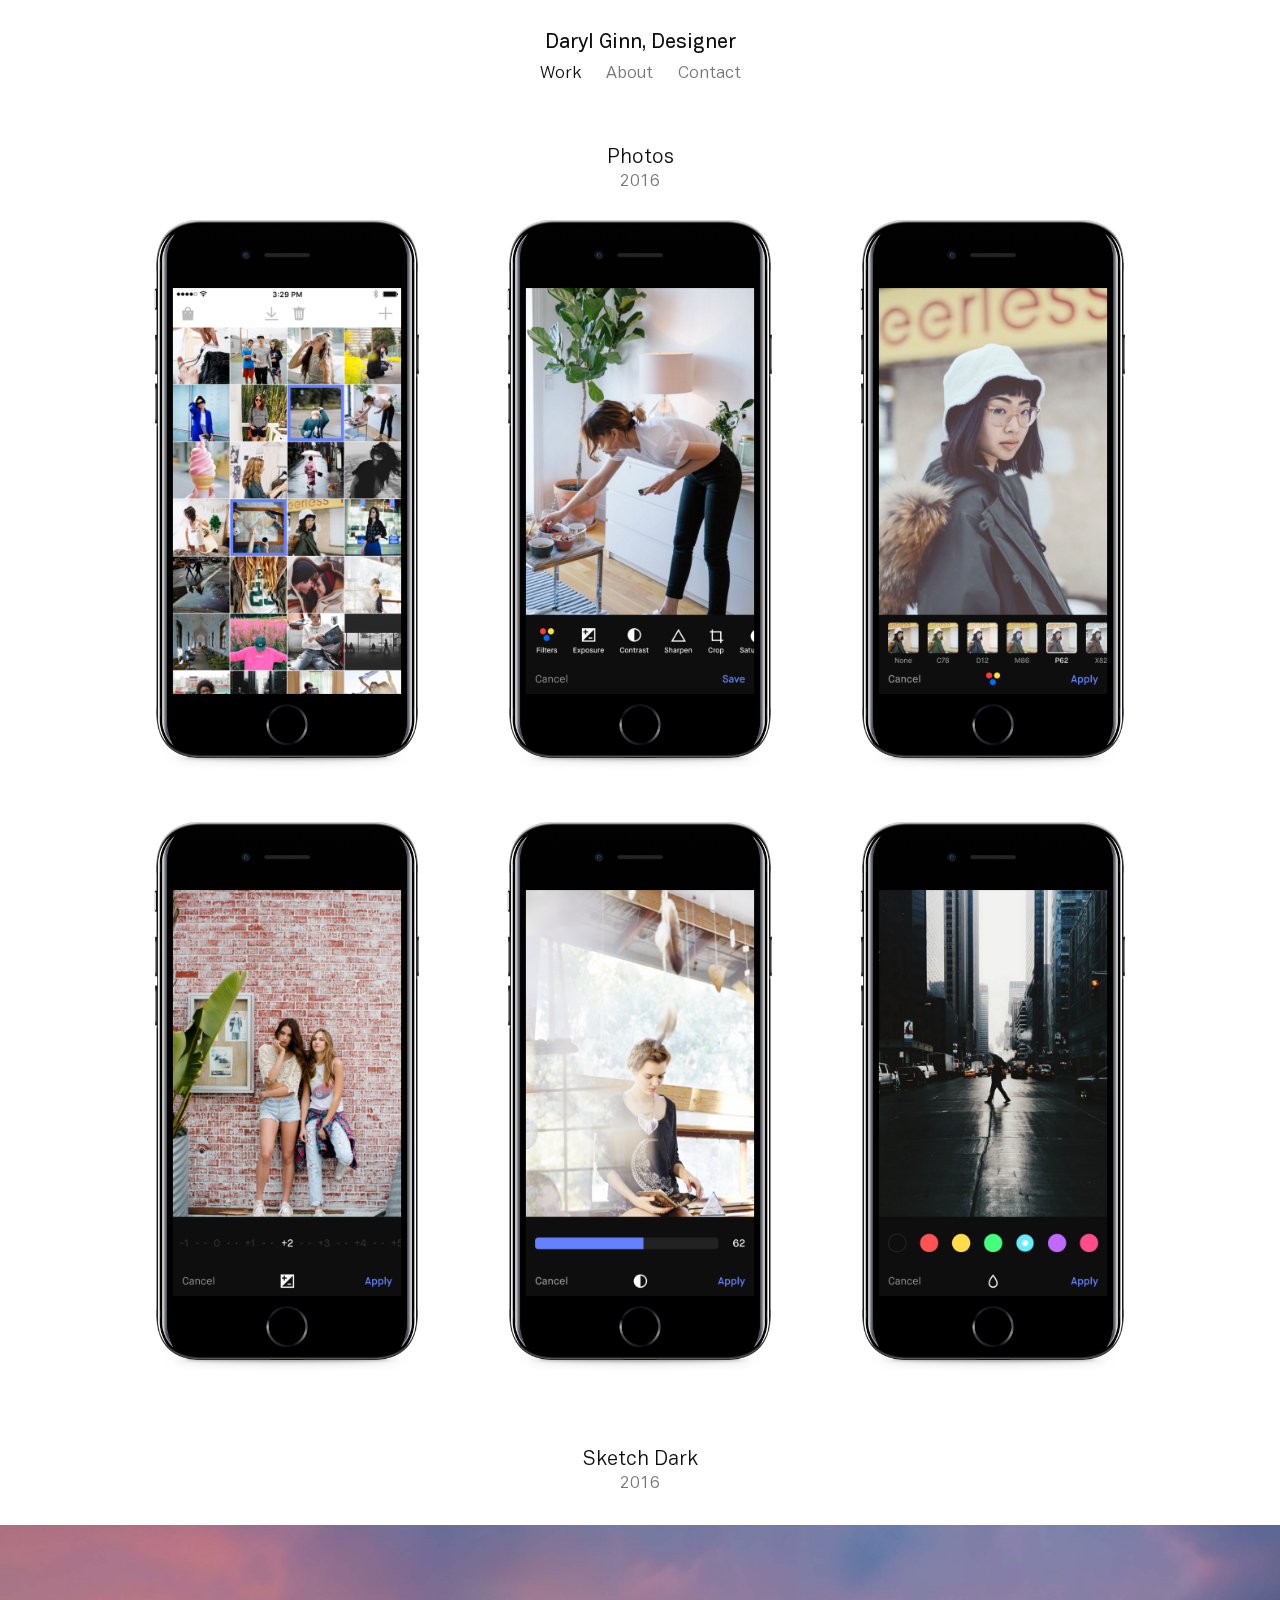
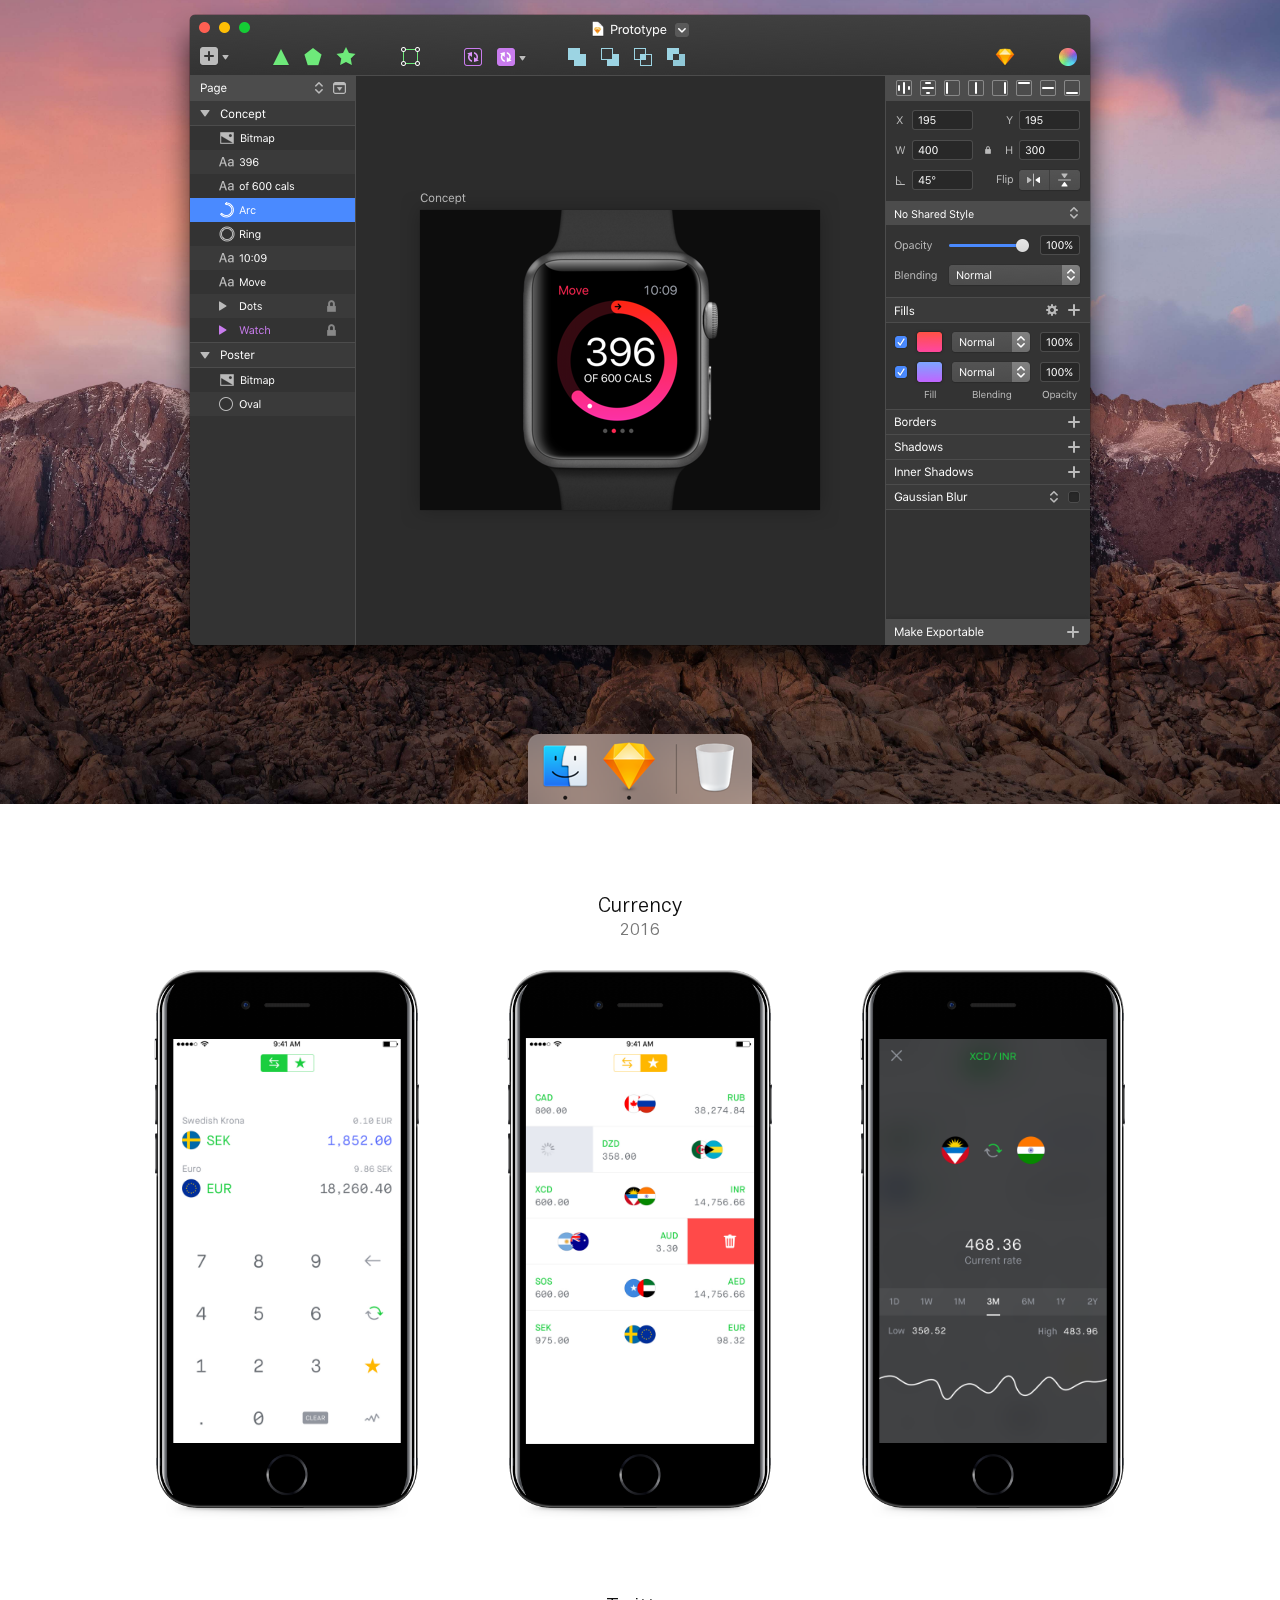
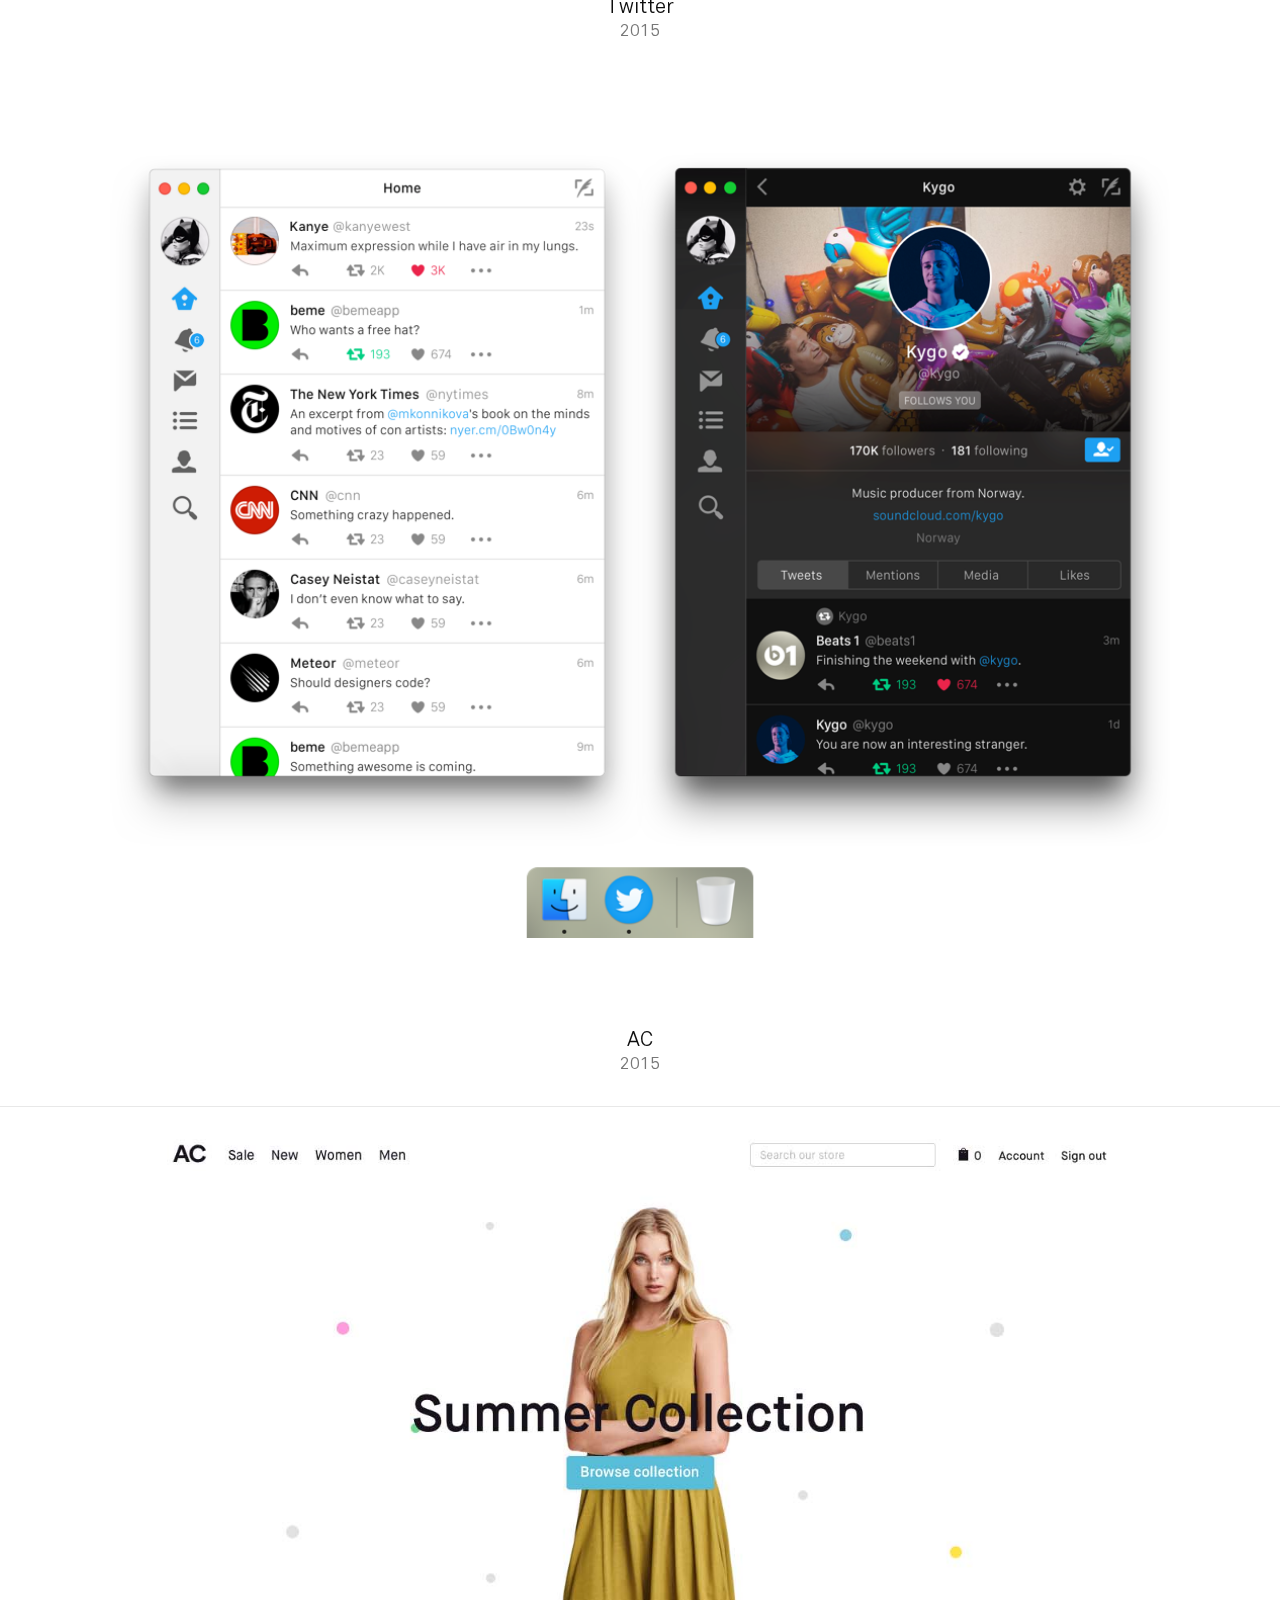
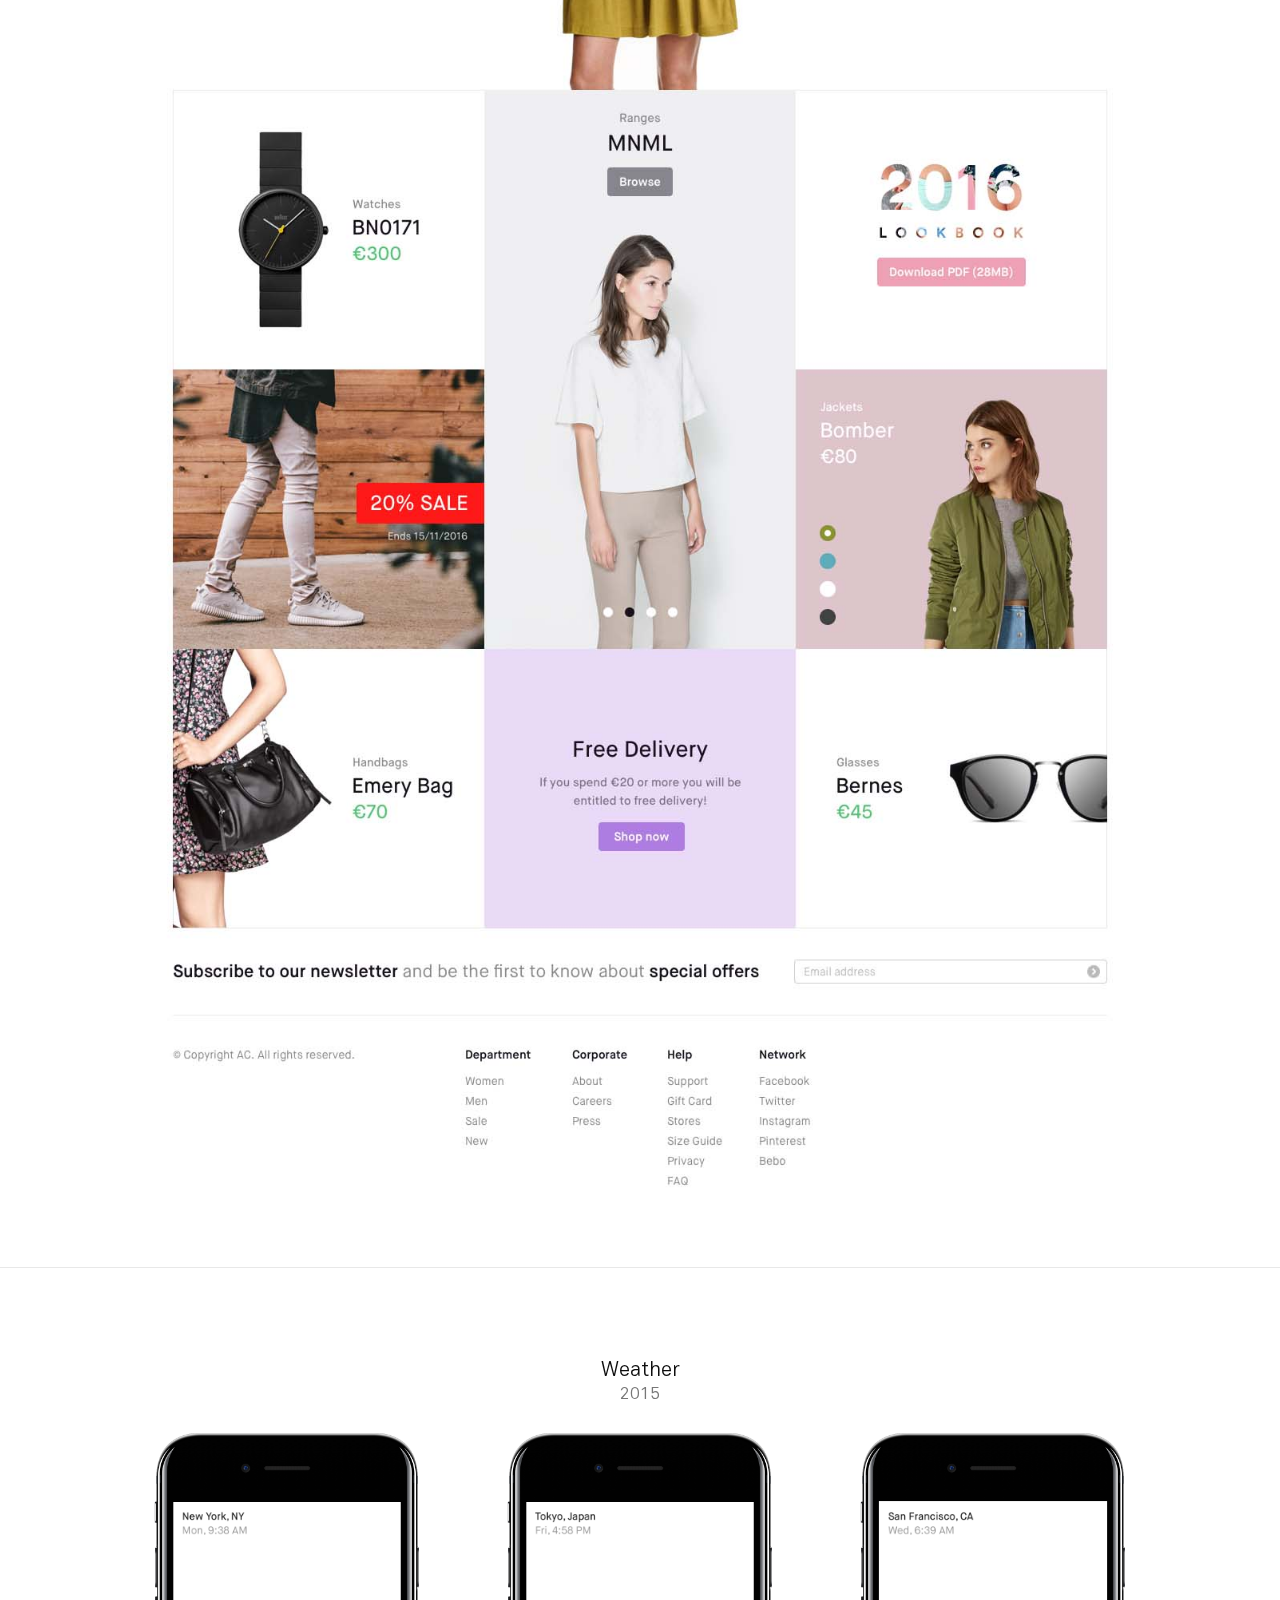
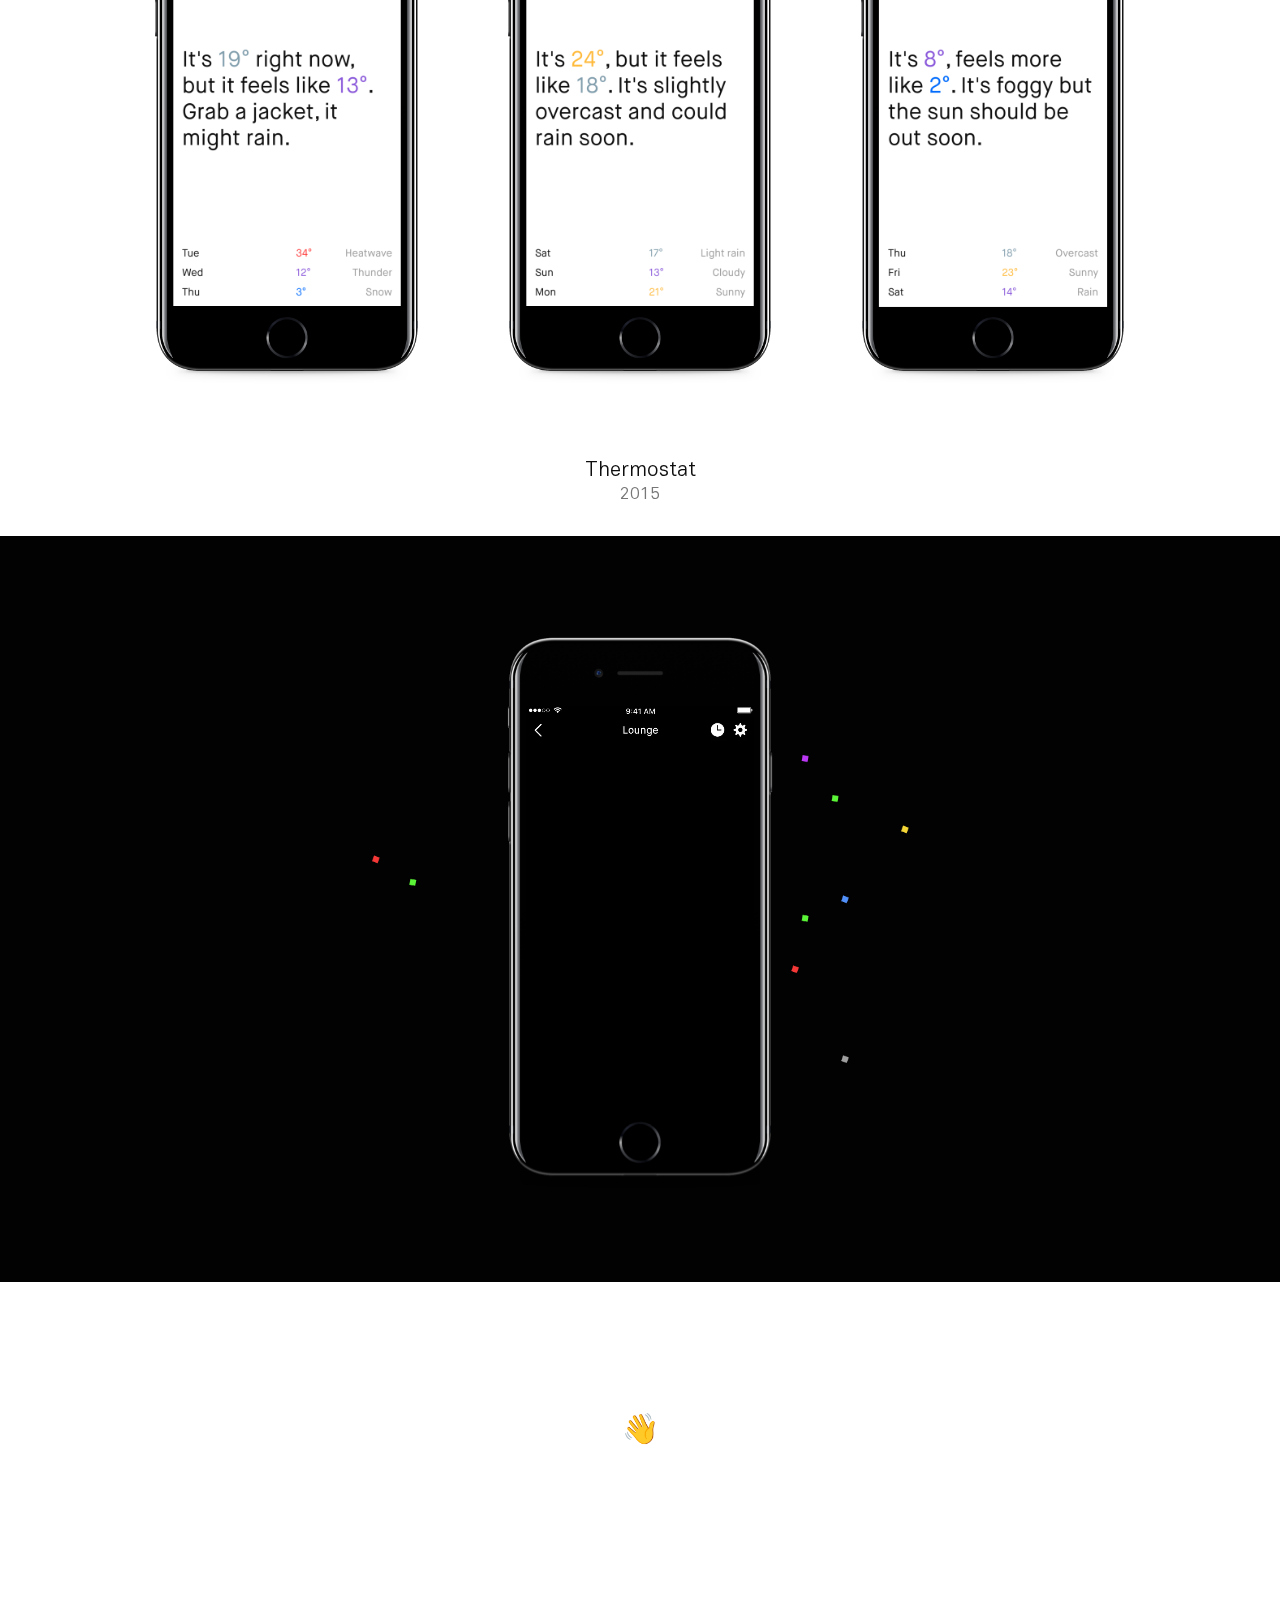
<file: index.html>
<!doctype html>
<html>
<head>
<meta charset="utf-8" />
<meta content="Portfolio of Daryl Ginn, a designer and developer from the UK." name="description" />
<meta name="viewport" content="width=device-width, initial-scale=1">
<link rel="icon" type="image/png" href="/favicon-32x32.png" sizes="32x32" />
<link rel="icon" type="image/png" href="/favicon-16x16.png" sizes="16x16" />
<meta property="og:description" content="Portfolio of Daryl Ginn, a designer and developer from the UK." />
<meta property="og:image:url" content="http://daryl.im/img/thumbnail.jpg" />
<meta property="og:image:type" content="image/jpeg" />
<meta property="og:url" content="http://daryl.im" />
<meta property="og:image:height" content="600" />
<meta property="og:image:height" content="600" />
<meta property="og:title" content="Daryl Ginn" />
<link href="/style.css" rel="stylesheet" />
<script src="/app.js" defer></script>
<title>Daryl Ginn</title>
</head>
<body>
<header role="banner">
  <h1>Daryl Ginn, Designer</h1>
  <a class="active">Work</a>
  <a href="/about">About</a>
  <a href="mailto:atdaryl@gmail.com">Contact</a>
</header>
<main role="main">
  <section class="proj apps photos">
    <hgroup>
      <h2>Photos</h2>
      <h6>2016</h6>
    </hgroup>
    <div class="grid">
      <div class="item">
        <div class="wrap">
          <figure>
            <img srcset="
            /img/photos-grid.png 1x,
            /img/photos-grid@2x.png 2x,
            /img/photos-grid@3x.png 3x"
            height="964"
            width="493"
            />
          </figure>
        </div>
      </div>
      <div class="item">
        <div class="wrap">
          <figure>
            <img srcset="
            /img/photos-edit.png 1x,
            /img/photos-edit@2x.png 2x,
            /img/photos-edit@3x.png 3x"
            height="964"
            width="493"
            />
          </figure>
        </div>
      </div>
      <div class="item">
        <div class="wrap">
          <figure>
            <img srcset="
            /img/photos-filters.png 1x,
            /img/photos-filters@2x.png 2x,
            /img/photos-filters@3x.png 3x"
            height="964"
            width="493"
            />
          </figure>
        </div>
      </div>
      <div class="item">
        <div class="wrap">
          <figure>
            <img srcset="
            /img/photos-exposure.png 1x,
            /img/photos-exposure@2x.png 2x,
            /img/photos-exposure@3x.png 3x"
            height="964"
            width="493"
            />
          </figure>
        </div>
      </div>
      <div class="item">
        <div class="wrap">
          <figure>
            <img srcset="
            /img/photos-contrast.png 1x,
            /img/photos-contrast@2x.png 2x,
            /img/photos-contrast@3x.png 3x"
            height="964"
            width="493"
            />
          </figure>
        </div>
      </div>
      <div class="item">
        <div class="wrap">
          <figure>
            <img srcset="
            /img/photos-tint.png 1x,
            /img/photos-tint@2x.png 2x,
            /img/photos-tint@3x.png 3x"
            height="964"
            width="493"
            />
          </figure>
        </div>
      </div>
    </div>
  </section>
  <section class="proj">
    <hgroup>
      <h2>Sketch Dark</h2>
      <h6>2016</h6>
    </hgroup>
    <div class="osx sierra full">
      <img srcset="
      /img/sketch-dark.png 1x,
      /img/sketch-dark@2x.png 2x,
      /img/sketch-dark@3x.png 3x"
      class="sketch"
      height="789"
      width="960"
      />
    </div>
  </section>
  <section class="proj apps">
    <hgroup>
      <h2>Currency</h2>
      <h6>2016</h6>
    </hgroup>
    <div class="grid">
      <div class="item">
        <div class="wrap">
          <figure>
            <img srcset="
            /img/currency-main.png 1x,
            /img/currency-main@2x.png 2x,
            /img/currency-main@3x.png 3x"
            height="964"
            width="493"
            />
          </figure>
        </div>
      </div>
      <div class="item">
        <div class="wrap">
          <figure>
            <img srcset="
            /img/currency-stars.png 1x,
            /img/currency-stars@2x.png 2x,
            /img/currency-stars@3x.png 3x"
            height="964"
            width="493"
            />
          </figure>
        </div>
      </div>
      <div class="item">
        <div class="wrap">
          <figure>
            <img srcset="
            /img/currency-stats.png 1x,
            /img/currency-stats@2x.png 2x,
            /img/currency-stats@3x.png 3x"
            height="964"
            width="493"
            />
          </figure>
        </div>
      </div>
    </div>
  </section>
  <section class="proj">
    <hgroup>
      <h2>Twitter</h2>
      <h6>2015</h6>
    </hgroup>
    <div class="osx woods full">
      <img srcset="
      /img/twitter.png 1x,
      /img/twitter@2x.png 2x"
      class="twitter"
      height="776"
      width="1050"
      />
    </div>
  </section>
  <section class="proj ac">
    <hgroup>
      <h2>AC</h2>
      <h6>2015</h6>
    </hgroup>
    <div class="full border">
      <img srcset="
      /img/ac.jpg 1x,
      /img/ac@2x.jpg 2x,
      /img/ac@3x.jpg 3x"
      style="max-width:1150px"
      height="2204"
      width="1230"
      />
    </div>
  </section>
  <section class="proj apps">
    <hgroup>
      <h2>Weather</h2>
      <h6>2015</h6>
    </hgroup>
    <div class="grid">
      <div class="item">
        <div class="wrap">
          <figure>
            <img srcset="
            /img/weather-ny.png 1x,
            /img/weather-ny@2x.png 2x,
            /img/weather-ny@3x.png 3x"
            height="964"
            width="493"
            />
          </figure>
        </div>
      </div>
      <div class="item">
        <div class="wrap">
          <figure>
            <img srcset="
            /img/weather-jp.png 1x,
            /img/weather-jp@2x.png 2x,
            /img/weather-jp@3x.png 3x"
            height="964"
            width="493"
            />
          </figure>
        </div>
      </div>
      <div class="item">
        <div class="wrap">
          <figure>
            <img srcset="
            /img/weather-sf.png 1x,
            /img/weather-sf@2x.png 2x,
            /img/weather-sf@3x.png 3x"
            height="964"
            width="493"
            />
          </figure>
        </div>
      </div>
    </div>
  </section>
  <section class="proj therm">
    <hgroup>
      <h2>Thermostat</h2>
      <h6>2015</h6>
    </hgroup>
    <div class="alone full">
      <div class="device">
        <img src="/img/device.png" width="300" height="586"/>
        <video width="607" height="1080" autoplay>
          <source src="/mp4/thermostat.mp4" type="video/mp4">
        </video>
      </div>
    </div>
  </section>
</main>
<footer>
  <a href="mailto:atdaryl@gmail.com">
    &#x1F44B;
  </a>
</footer>
<script>
  (function(i,s,o,g,r,a,m){i['GoogleAnalyticsObject']=r;i[r]=i[r]||function(){
  (i[r].q=i[r].q||[]).push(arguments)},i[r].l=1*new Date();a=s.createElement(o),
  m=s.getElementsByTagName(o)[0];a.async=1;a.src=g;m.parentNode.insertBefore(a,m)
  })(window,document,'script','https://www.google-analytics.com/analytics.js','ga');
  ga('create', 'UA-34939977-1', 'auto');
  ga('send', 'pageview');
</script>
</body>
</html>
</file>
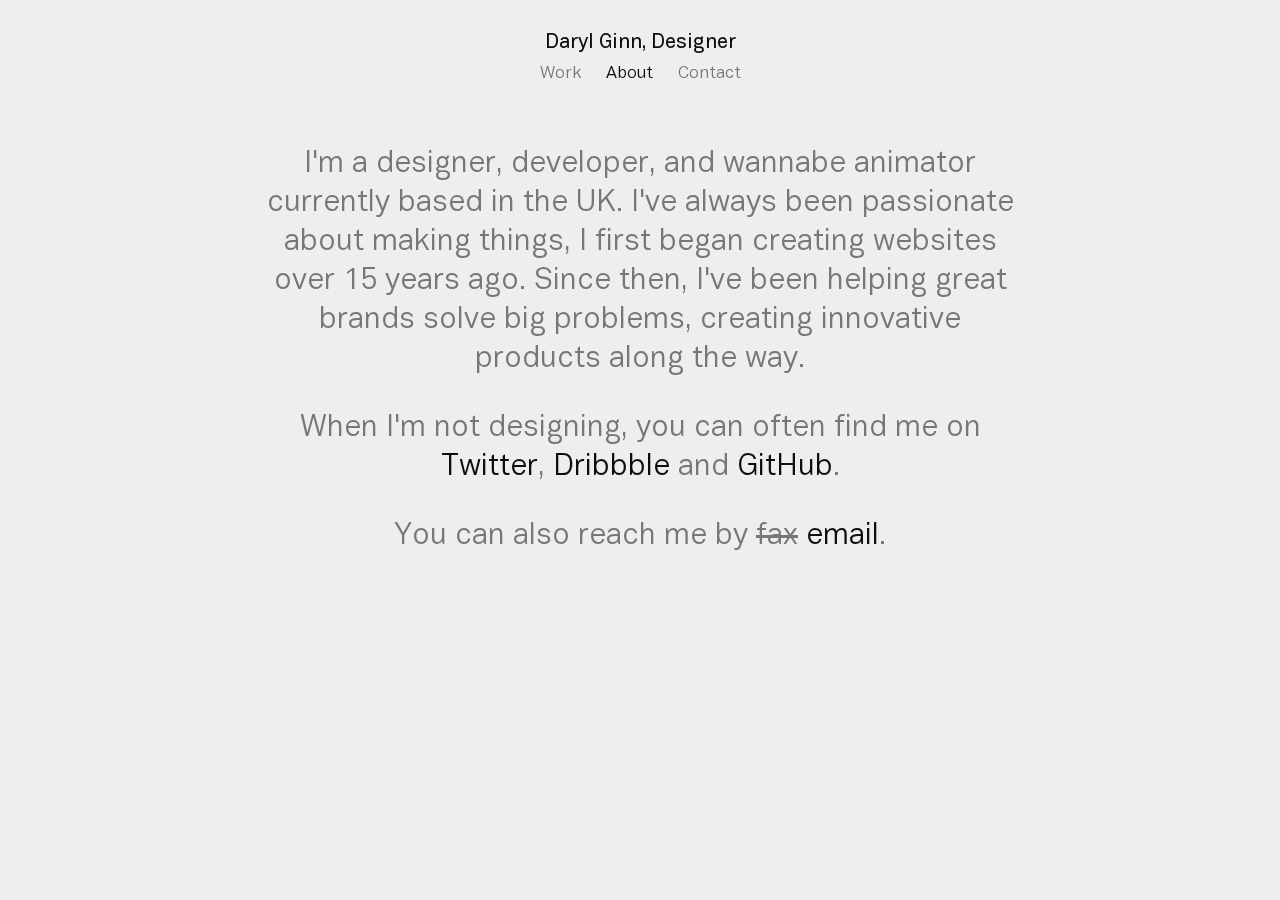
<file: about.html>
<!doctype html>
<html>
<head>
<meta charset="utf-8" />
<meta name="viewport" content="width=device-width, initial-scale=1">
<link rel="icon" type="image/png" href="/favicon-32x32.png" sizes="32x32" />
<link rel="icon" type="image/png" href="/favicon-16x16.png" sizes="16x16" />
<link href="/style.css" rel="stylesheet" />
<script src="/app.js" defer></script>
<title>Daryl Ginn</title>
</head>
<body class="page">
<header role="banner">
  <h1>Daryl Ginn, Designer</h1>
  <a href="/">Work</a>
  <a class="active">About</a>
  <a href="mailto:atdaryl@gmail.com">Contact</a>
</header>
<main role="main">
  <p>I'm a designer, developer, and wannabe animator currently based in the UK.
  I've always been passionate about making things, I first began creating
  websites over 15 years ago. Since then, I've been helping great brands solve
  big problems, creating innovative products along the way.</p>
  <p>When I'm not designing, you can often find me on
  <a href="//twitter.com/darylginn">Twitter</a>,
  <a href="//dribbble.com/daryl">Dribbble</a> and
  <a href="//github.com/daryl">GitHub</a>.</p>
  <p>You can also reach me by <strike>fax</strike> <a href="mailto:atdaryl@gmail.com">email</a>.</p>
</main>
<script>
  (function(i,s,o,g,r,a,m){i['GoogleAnalyticsObject']=r;i[r]=i[r]||function(){
  (i[r].q=i[r].q||[]).push(arguments)},i[r].l=1*new Date();a=s.createElement(o),
  m=s.getElementsByTagName(o)[0];a.async=1;a.src=g;m.parentNode.insertBefore(a,m)
  })(window,document,'script','https://www.google-analytics.com/analytics.js','ga');
  ga('create', 'UA-34939977-1', 'auto');
  ga('send', 'pageview');
</script>
</body>
</html>
</file>
<file: style.css>
@font-face {
  font-family: 'vaud-display';
  src: url('/fonts/VaudDisplay-Book.eot');
  src: url('/fonts/VaudDisplay-Book.eot?#iefix') format('embedded-opentype'),
       url('/fonts/VaudDisplay-Book.woff') format('woff'),
       url('/fonts/VaudDisplay-Book.ttf') format('truetype');
  font-style: normal;
  font-weight: 400;
}

@font-face {
  font-family: 'vaud-display';
  src: url('/fonts/VaudDisplay-Medium.eot');
  src: url('/fonts/VaudDisplay-Medium.eot?#iefix') format('embedded-opentype'),
       url('/fonts/VaudDisplay-Medium.woff') format('woff'),
       url('/fonts/VaudDisplay-Medium.ttf') format('truetype');
  font-style: normal;
  font-weight: 500;
}

* {
  box-sizing: border-box;
  cursor: default;
}

html,
body {
  overflow-x: hidden;
}

body {
  font-family: 'vaud-display', sans-serif;
  -webkit-font-smoothing: antialiased;
  transform: translateZ(0);
  font-weight: 400;
  line-height: 1.3;
  font-size: 17px;
  color: #0e0e0e;
  margin: 0;
}

a {
  text-decoration: none;
  color: inherit;
}

a[href]:hover {
  text-decoration: underline;
  cursor: pointer;
}

p {
  margin: 0 0 30px;
  font-size: 30px;
}

img {
  vertical-align: bottom;
  display: inline-block;
  height: auto;
  width: 100%;
}

h1 {
  margin: 0 0 7px;
  font-weight: 500;
  font-size: 20px;
}

h2 {
  font-weight: 400;
  font-size: 20px;
  margin: 0;
}

h6 {
  font-size: inherit;
  font-weight: 400;
  color: #777;
  margin: 0;
}

video::-webkit-media-controls {
  display:none !important;
}

header {
  margin: 30px 0 60px;
  text-align: center;
}

header a {
  margin: 0 10px;
  color: #777;
}

header a.active {
  color: #0E0E0E;
}

main {
  flex-direction: column;
  align-items: center;
  display: flex;
}

/**
 * —— PAGE
 */

.page {
  justify-content: center;
  padding: 0 20px 20px;
  background: #eee;
}

.page main p {
  text-align: center;
  max-width: 750px;
  color: #777;
}

.page main a {
  color: #0E0E0E;
}

/**
 * —— PROJECTS
 */

.proj {
  justify-content: center;
  flex-direction: column;
  align-items: center;
  position: relative;
  margin: 0 0 90px;
  display: flex;
  width: 100%;
}

.proj hgroup {
  text-align: center;
  margin: 0 0 30px;
}

/**
 * —— PROJECT VARIANTS
 */

.proj.apps {
  margin: 0 0 45px;
}

.grid {
  position: relative;
  max-width: 1060px;
  margin: -25px 0 0;
  flex-wrap: wrap;
  display: flex;
  width: 100%;
}

.grid .item {
  text-align: center;
  margin: 0 0 10px;
  padding: 0 10px;
  width: 33.3333%;
}

.grid .item .wrap {
  display: inline-block;
  max-width: 300px;
  width: 100%;
}

.grid .item figure {
  position: relative;
  padding: 0 0 195%;
  display: block;
  width: 100%;
  margin: 0;
}

.grid .item img {
  position: absolute;
  left: 0;
  top: 0;
}

.photos {
  backface-visibility: hidden;
}

.border {
  border-bottom: 1px solid #e8e8e8;
  border-top: 1px solid #e8e8e8;
}

.full {
  text-align: center;
  width: 100%;
}

.full img {
  max-width: 960px;
}

.alone {
  padding: 80px 0;
}

.alone img {
  max-width: 300px;
  width: 100%;
}

.ac .full {
  background: #fff;
}

.osx {
  background-repeat: no-repeat;
  background-size: cover;
}

.osx.sierra {
  background-image: url(/img/sierra.jpg);
  background-position: bottom;
}

.osx.caves {
  background-image: url(/img/caves.jpg);
}

.osx img {
  margin: 80px 0 0;
}

.osx .sketch {
  max-width: 960px;
  width: 92%;
}

.osx .twitter {
  max-width: 1060px;
  width: 90%;
}

.therm .full {
  background: #020202;
  background-image: url(/img/sparkles.png);
  background-repeat: no-repeat;
  background-size: 537px 308px;
  background-position: center;
  justify-content: center;
  align-items: center;
  display: flex;
}

.therm .device {
  position: relative;
  height: 586px;
  width: 300px;
}

.therm .device img {
  position: relative;
  z-index: 10;
}

.therm .device video {
  position: absolute;
  height: 411px;
  width: 231px;
  z-index: 9;
  left: 35px;
  top: 88px;
}

/**
 * —— FOOTER
 */

footer {
  padding: 40px 0 150px;
  text-align: center;
  font-size: 30px;
}

footer a[href]:hover {
  text-decoration: none;
}

/**
 * —— BREAKS
 */

@media screen and (min-width: 800px) and (max-width: 960px) {
  .osx img { margin: 60px 0 0 }
}

@media screen and (max-width: 800px) {
  .osx img { margin: 45px 0 0 }
}

@media screen and (max-width: 600px) {
  .photos svg { display: none }

  .proj { margin: 0 0 60px }

  .proj.apps {
    margin: 0 0 25px;
  }

  .grid .item {
    padding: 0 15px;
    width: 100%;
  }

  .osx .sketch,
  .osx .twitter {
    margin: 40px 0 0;
  }
}

@media screen and (max-width: 500px) {
  .page main p {
    line-height: 1.35;
    font-size: 24px;
    width: auto;
  }
}
</file>
